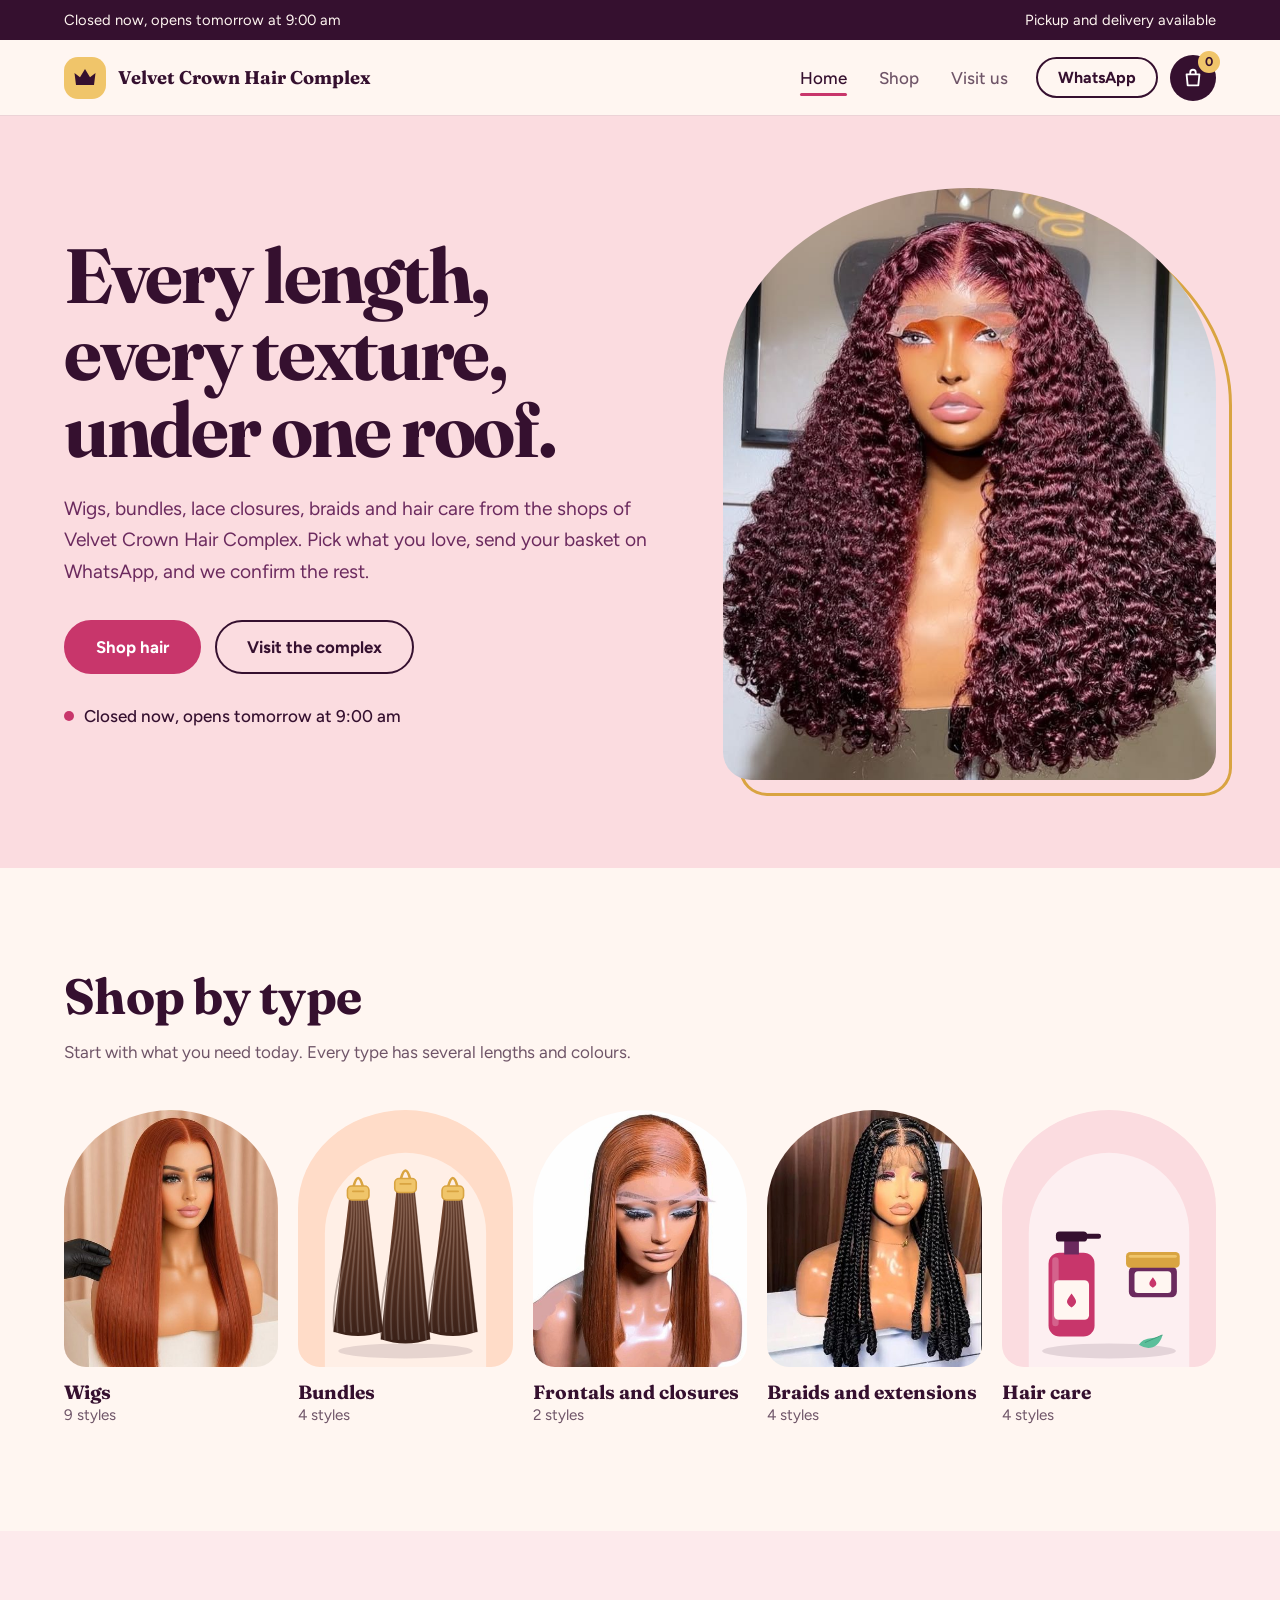
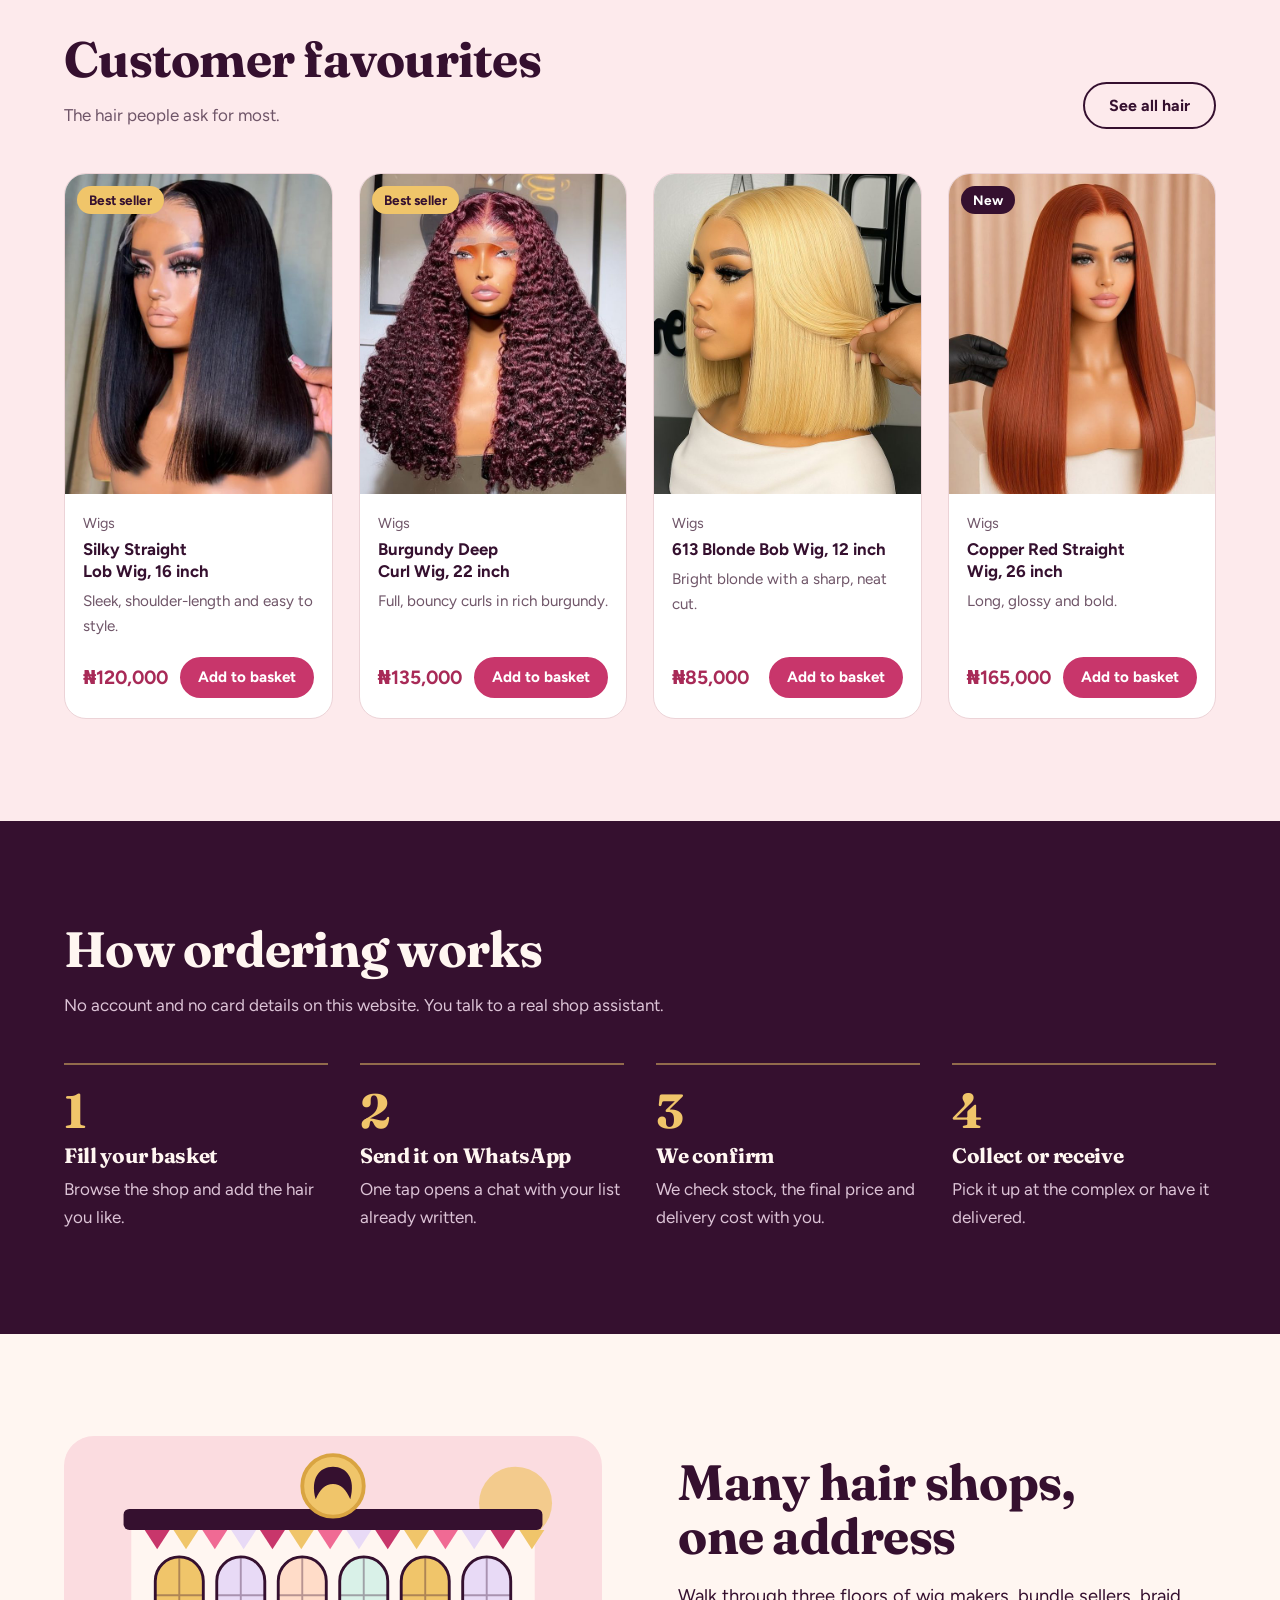
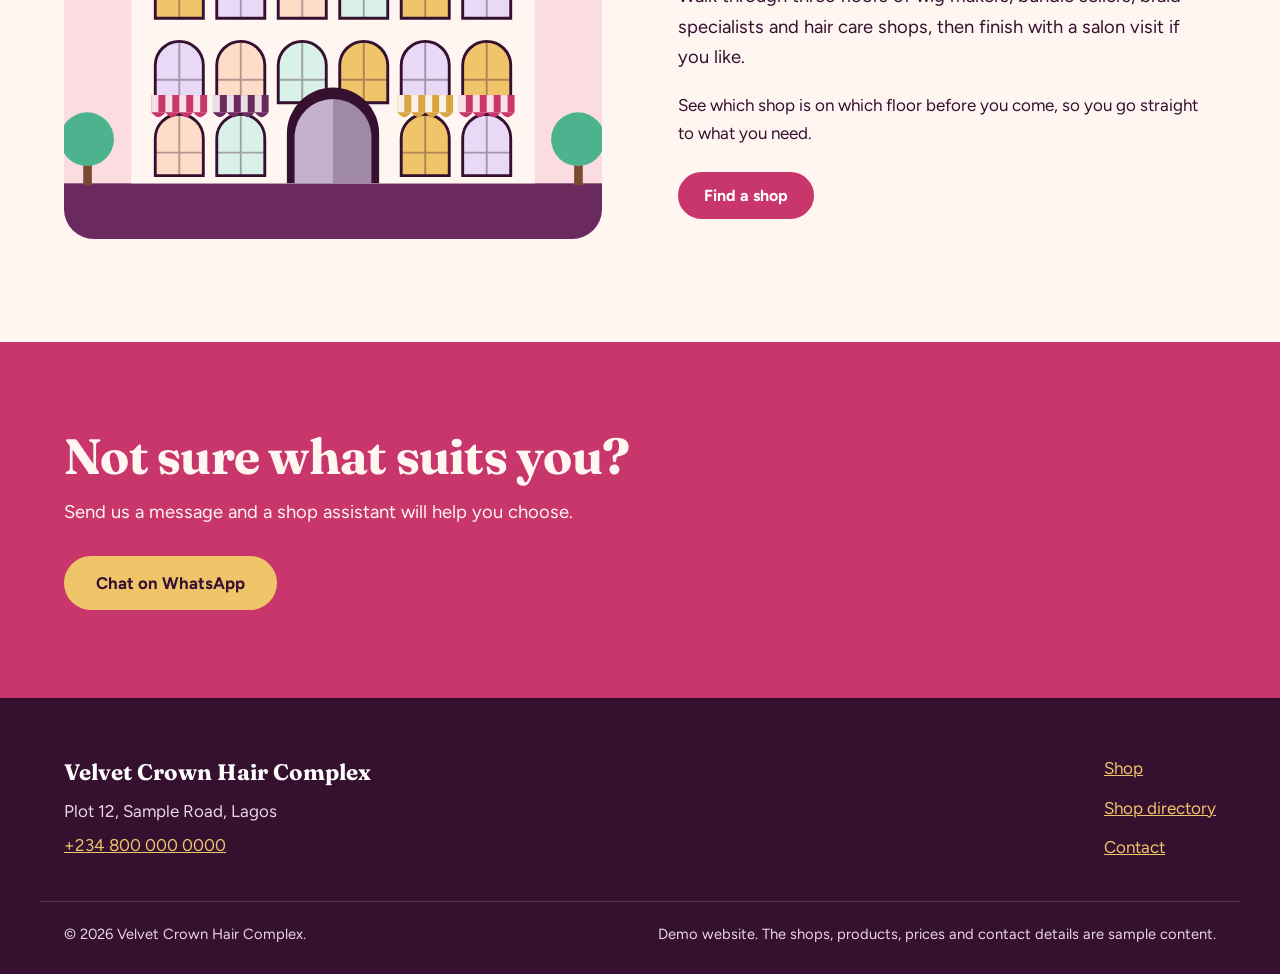
<file: index.html>
<!DOCTYPE html>
<html lang="en">
<head>
<meta charset="UTF-8" />
<meta name="viewport" content="width=device-width, initial-scale=1.0" />
<title>Velvet Crown Hair Complex | Wigs, bundles, closures and braids</title>
<meta name="description" content="Wigs, bundles, lace closures, braids and hair care from the shops of Velvet Crown Hair Complex. Choose online and send your order on WhatsApp." />
<meta name="theme-color" content="#35102F" />
<link rel="icon" href="data:image/svg+xml,%3Csvg xmlns='http://www.w3.org/2000/svg' viewBox='0 0 40 40'%3E%3Crect width='40' height='40' rx='12' fill='%23F0C56A'/%3E%3Cpath d='M8 29h24l2-15-8 6-6-10-6 10-8-6z' fill='%2335102F'/%3E%3C/svg%3E" />
<link rel="preconnect" href="https://fonts.googleapis.com" />
<link rel="preconnect" href="https://fonts.gstatic.com" crossorigin />
<link href="https://fonts.googleapis.com/css2?family=Fraunces:opsz,wght@9..144,600;9..144,700&family=Figtree:wght@400;500;700&display=swap" rel="stylesheet" />
<link rel="stylesheet" href="style.css" />
<script>
// If script.js has not started within 2.5 seconds (wrong file name or folder), show a warning.
setTimeout(function () {
  if (document.documentElement.hasAttribute("data-ready")) return;
  var warning = document.getElementById("script-warning");
  if (warning) warning.hidden = false;
  console.error("script.js did not load. Check that the file is named exactly script.js and sits in the same folder as the pages.");
}, 2500);
</script>
<script src="script.js" defer></script>
</head>
<body>
<div class="script-warning" id="script-warning" role="alert" hidden>The shop, basket and menu are switched off because <strong>script.js</strong> did not load. Check that the file is named exactly <strong>script.js</strong> and is in the same folder as the pages.</div>
<a class="skip-link" href="#main">Skip to main content</a>

<div class="topbar"><div class="container topbar-inner"><p data-open-status>Opening hours</p><p data-bind="topbarNote">Pickup and delivery available</p></div></div>

<header class="site-header" id="site-header">
  <div class="container header-inner">
    <a class="logo" href="index.html" aria-label="Home">
      <span class="logo-mark" aria-hidden="true"><svg viewBox="0 0 24 24"><path d="M3 19h18l1.5-12-5.5 4.2L12 3 7 11.200 1.500 7z" fill="currentColor"/></svg></span>
      <span class="logo-name" data-bind="name">Velvet Crown Hair Complex</span>
    </a>
    <nav class="nav" id="primary-nav" aria-label="Main">
      <ul class="nav-list">
        <li><a class="nav-link" href="index.html" aria-current="page">Home</a></li>
        <li><a class="nav-link" href="shop.html">Shop</a></li>
        <li><a class="nav-link" href="visit.html">Visit us</a></li>
      </ul>
    </nav>
    <div class="header-tools">
      <a class="btn btn-outline header-wa" data-href="whatsapp" href="visit.html#contact" target="_blank" rel="noopener noreferrer">WhatsApp<span class="sr-only"> (opens in a new tab)</span></a>
      <button class="basket-btn" type="button" data-open-basket aria-label="Open basket">
        <svg viewBox="0 0 24 24" aria-hidden="true"><path d="M5 8h14l-1.200 12H6.200zM9 8V6a3 3 0 0 1 6 0v2" fill="none" stroke="currentColor" stroke-width="2" stroke-linecap="round" stroke-linejoin="round"/></svg>
        <span class="basket-count" data-basket-count>0</span>
      </button>
      <button class="menu-toggle" type="button" id="menu-toggle" aria-expanded="false" aria-controls="primary-nav" aria-label="Open menu"><span class="menu-lines" aria-hidden="true"></span></button>
    </div>
  </div>
</header>

<main id="main">

  <section class="hero">
    <div class="container hero-grid">
      <div class="hero-copy">
        <h1>Every length, every texture, under one roof.</h1>
        <p class="lead">Wigs, bundles, lace closures, braids and hair care from the shops of <span data-bind="name">Velvet Crown Hair Complex</span>. Pick what you love, send your basket on WhatsApp, and we confirm the rest.</p>
        <div class="hero-actions">
          <a class="btn btn-primary btn-lg" href="shop.html">Shop hair</a>
          <a class="btn btn-outline btn-lg" href="visit.html">Visit the complex</a>
        </div>
        <p class="hero-status" data-open-status>Opening hours</p>
      </div>
      <div class="hero-art">
        <img src="images/hero.jpg" width="736" height="883" alt="A display head wearing a long, full burgundy curly wig" />
      </div>
    </div>
  </section>

  <section class="section" aria-labelledby="cats-title">
    <div class="container">
      <div class="section-head">
        <h2 id="cats-title">Shop by type</h2>
        <p>Start with what you need today. Every type has several lengths and colours.</p>
      </div>
      <ul class="cats" id="category-cards"></ul>
    </div>
  </section>

  <section class="section section--blush" aria-labelledby="best-title">
    <div class="container">
      <div class="section-head section-head--row">
        <div>
          <h2 id="best-title">Customer favourites</h2>
          <p>The hair people ask for most.</p>
        </div>
        <a class="btn btn-outline" href="shop.html">See all hair</a>
      </div>
      <div class="grid" id="featured"></div>
    </div>
  </section>

  <section class="section section--dark" aria-labelledby="how-title">
    <div class="container">
      <div class="section-head">
        <h2 id="how-title">How ordering works</h2>
        <p>No account and no card details on this website. You talk to a real shop assistant.</p>
      </div>
      <ol class="steps">
        <li><span class="step-no">1</span><h3>Fill your basket</h3><p>Browse the shop and add the hair you like.</p></li>
        <li><span class="step-no">2</span><h3>Send it on WhatsApp</h3><p>One tap opens a chat with your list already written.</p></li>
        <li><span class="step-no">3</span><h3>We confirm</h3><p>We check stock, the final price and delivery cost with you.</p></li>
        <li><span class="step-no">4</span><h3>Collect or receive</h3><p>Pick it up at the complex or have it delivered.</p></li>
      </ol>
    </div>
  </section>

  <section class="section" aria-labelledby="complex-title">
    <div class="container split">
      <div class="split-art"><img src="images/complex.svg" width="560" height="420" loading="lazy" alt="Cartoon of the hair complex: a three-storey building with arched windows, striped awnings and bunting" /></div>
      <div>
        <h2 id="complex-title">Many hair shops, one address</h2>
        <p class="body-lg">Walk through three floors of wig makers, bundle sellers, braid specialists and hair care shops, then finish with a salon visit if you like.</p>
        <p>See which shop is on which floor before you come, so you go straight to what you need.</p>
        <a class="btn btn-primary" href="visit.html#directory">Find a shop</a>
      </div>
    </div>
  </section>

  <section class="cta-band" aria-labelledby="cta-title">
    <div class="container cta-inner">
      <h2 id="cta-title">Not sure what suits you?</h2>
      <p>Send us a message and a shop assistant will help you choose.</p>
      <a class="btn btn-gold btn-lg" data-href="whatsapp" href="visit.html#contact" target="_blank" rel="noopener noreferrer">Chat on WhatsApp<span class="sr-only"> (opens in a new tab)</span></a>
    </div>
  </section>
</main>

<footer class="site-footer">
  <div class="container footer-grid">
    <div>
      <p class="footer-name" data-bind="name">Velvet Crown Hair Complex</p>
      <p data-bind="address">Plot 12, Sample Road, Lagos</p>
      <p><a data-href="tel" href="visit.html#contact" data-bind="phone">+234 800 000 0000</a></p>
    </div>
    <ul class="footer-links">
      <li><a href="shop.html">Shop</a></li>
      <li><a href="visit.html#directory">Shop directory</a></li>
      <li><a href="visit.html#contact">Contact</a></li>
    </ul>
  </div>
  <div class="container footer-base">
    <p>&copy; <span data-year>2026</span> <span data-bind="name">Velvet Crown Hair Complex</span>.</p>
    <p class="sample-note" data-sample-notice>Demo website. The shops, products, prices and contact details are sample content.</p>
  </div>
</footer>

</body>
</html>
</file>
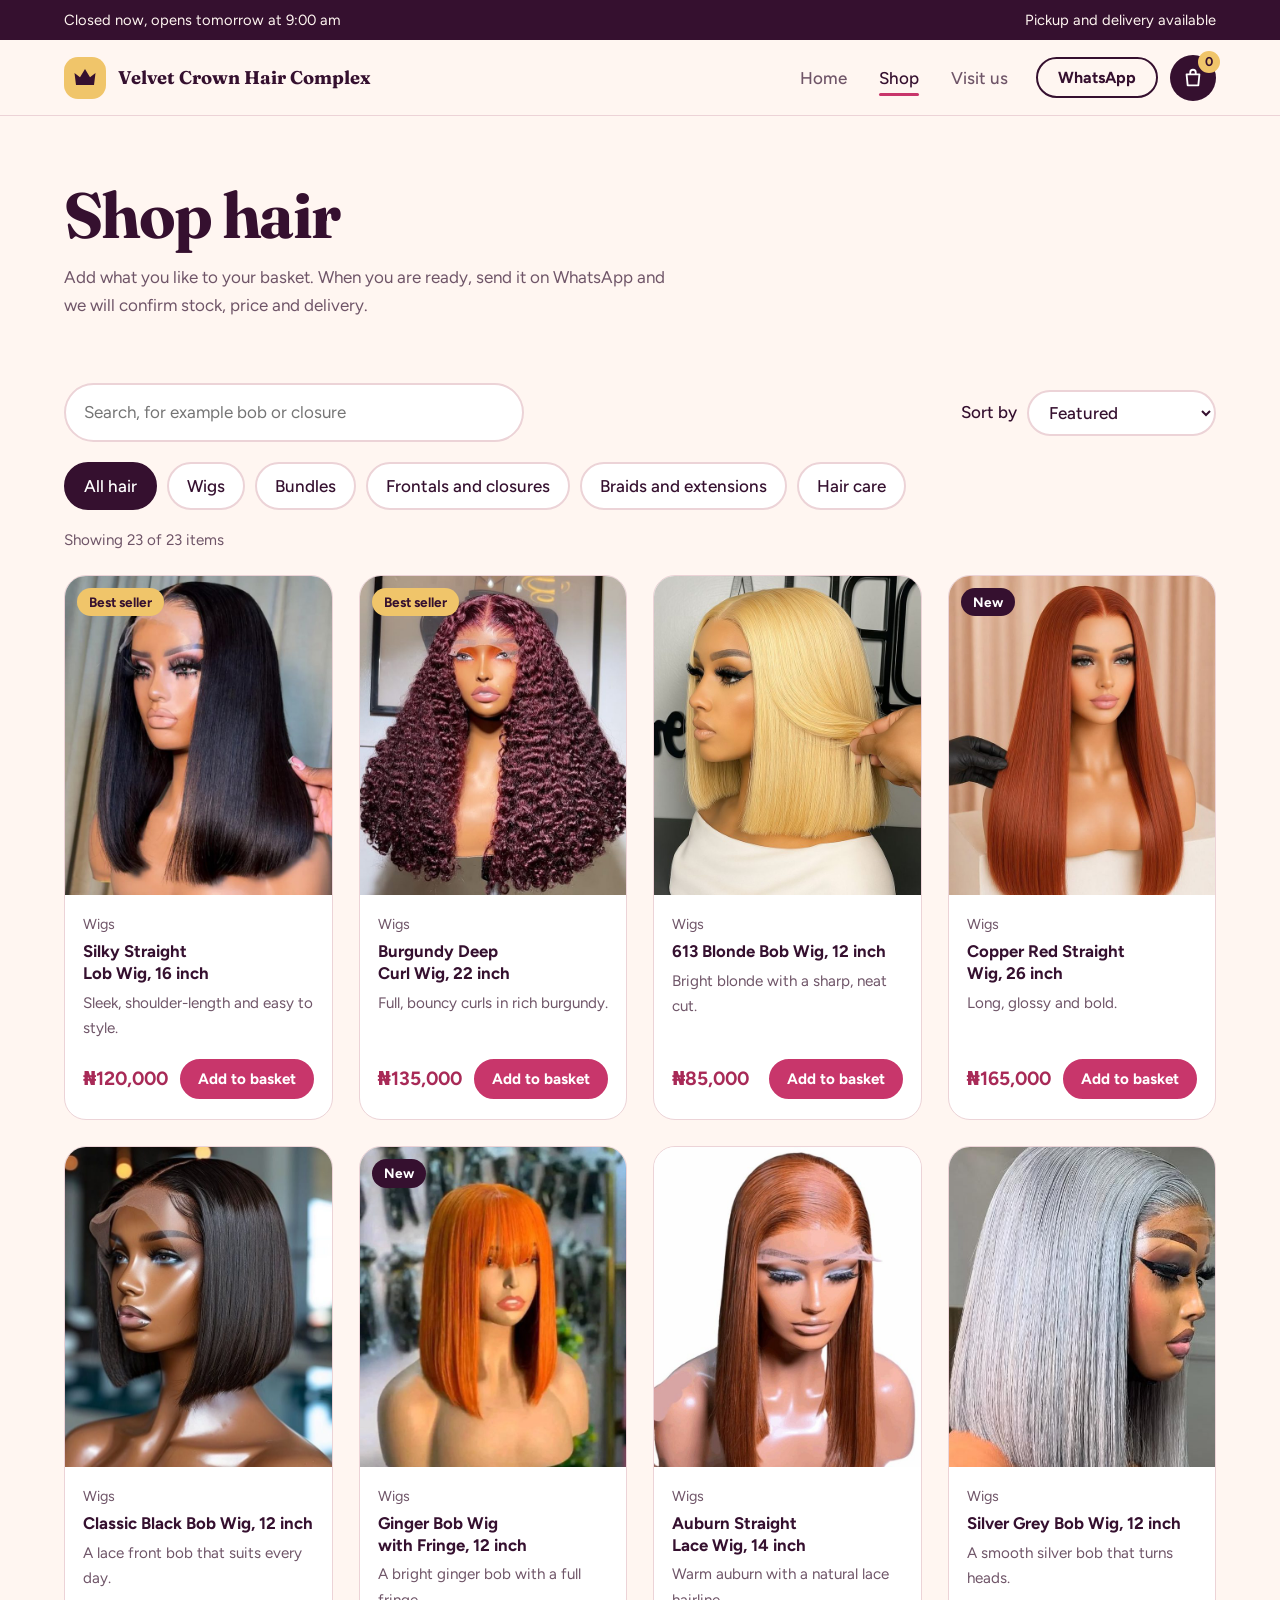
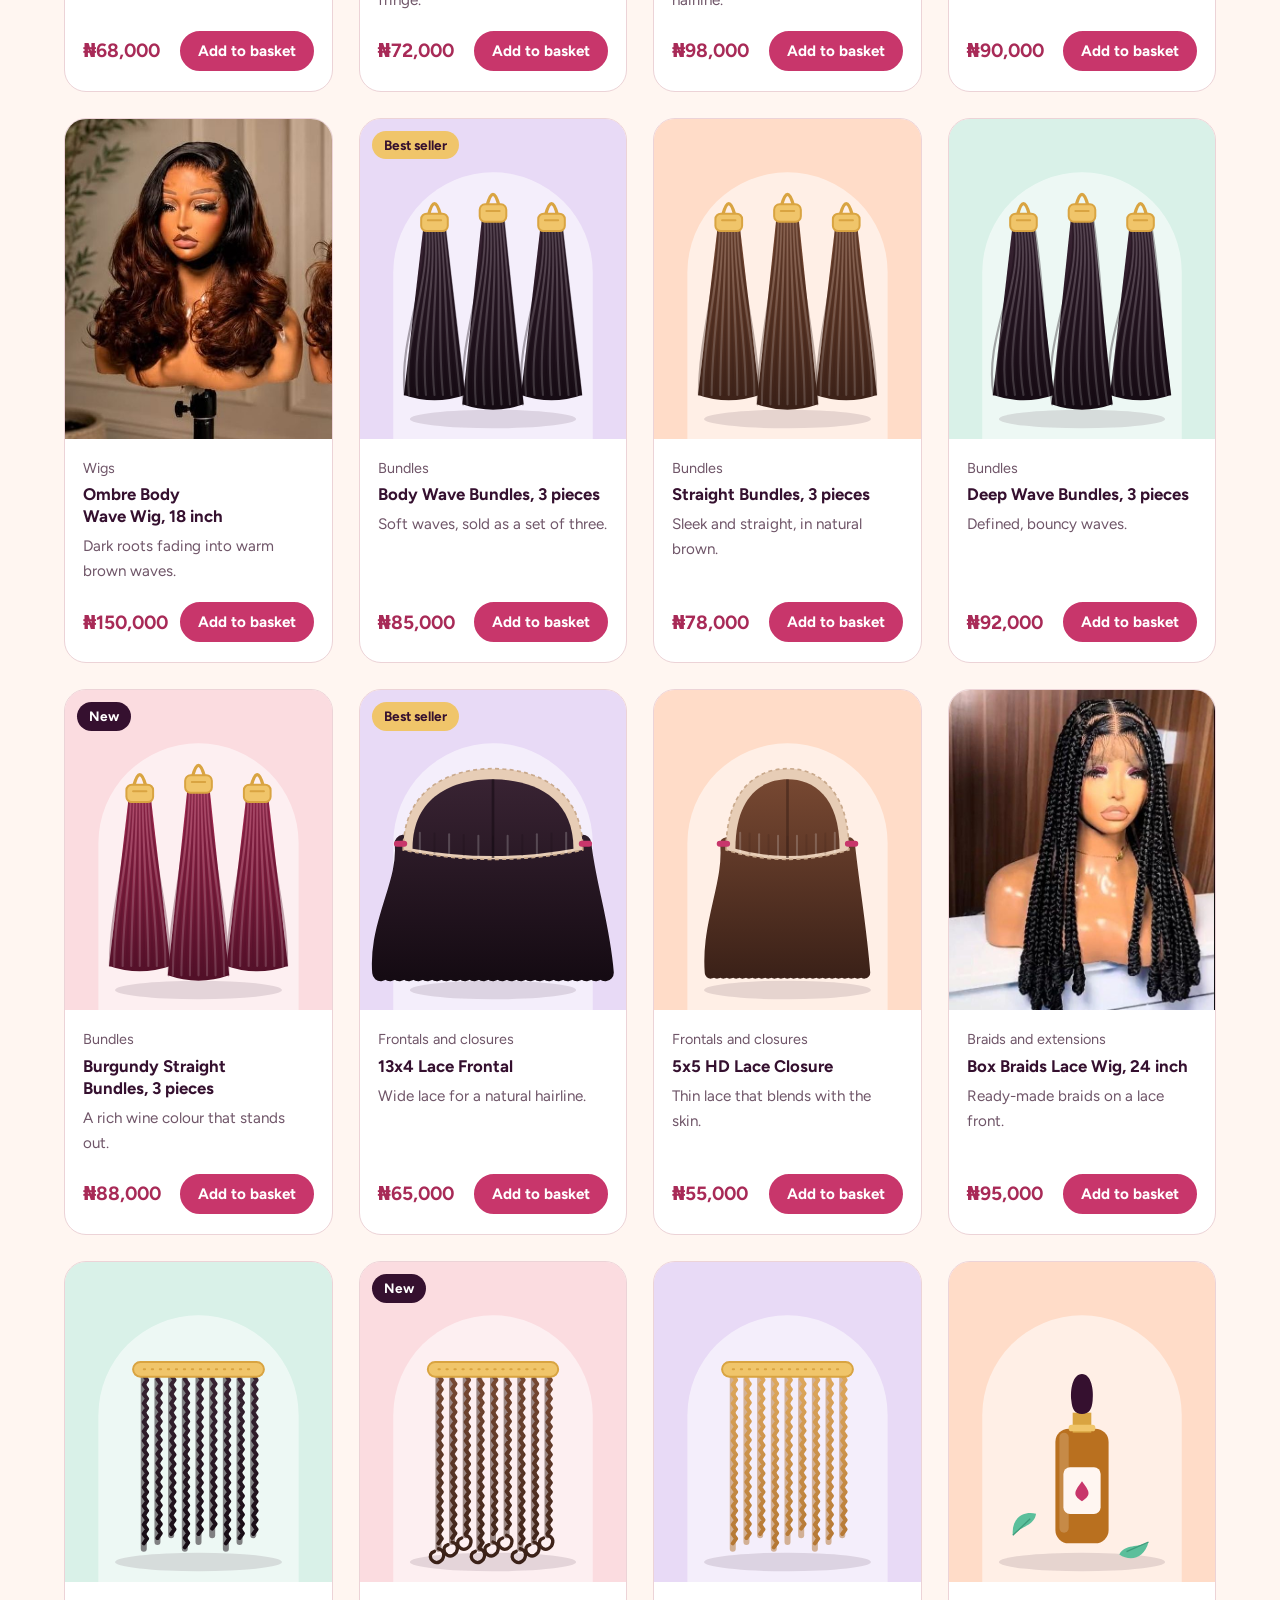
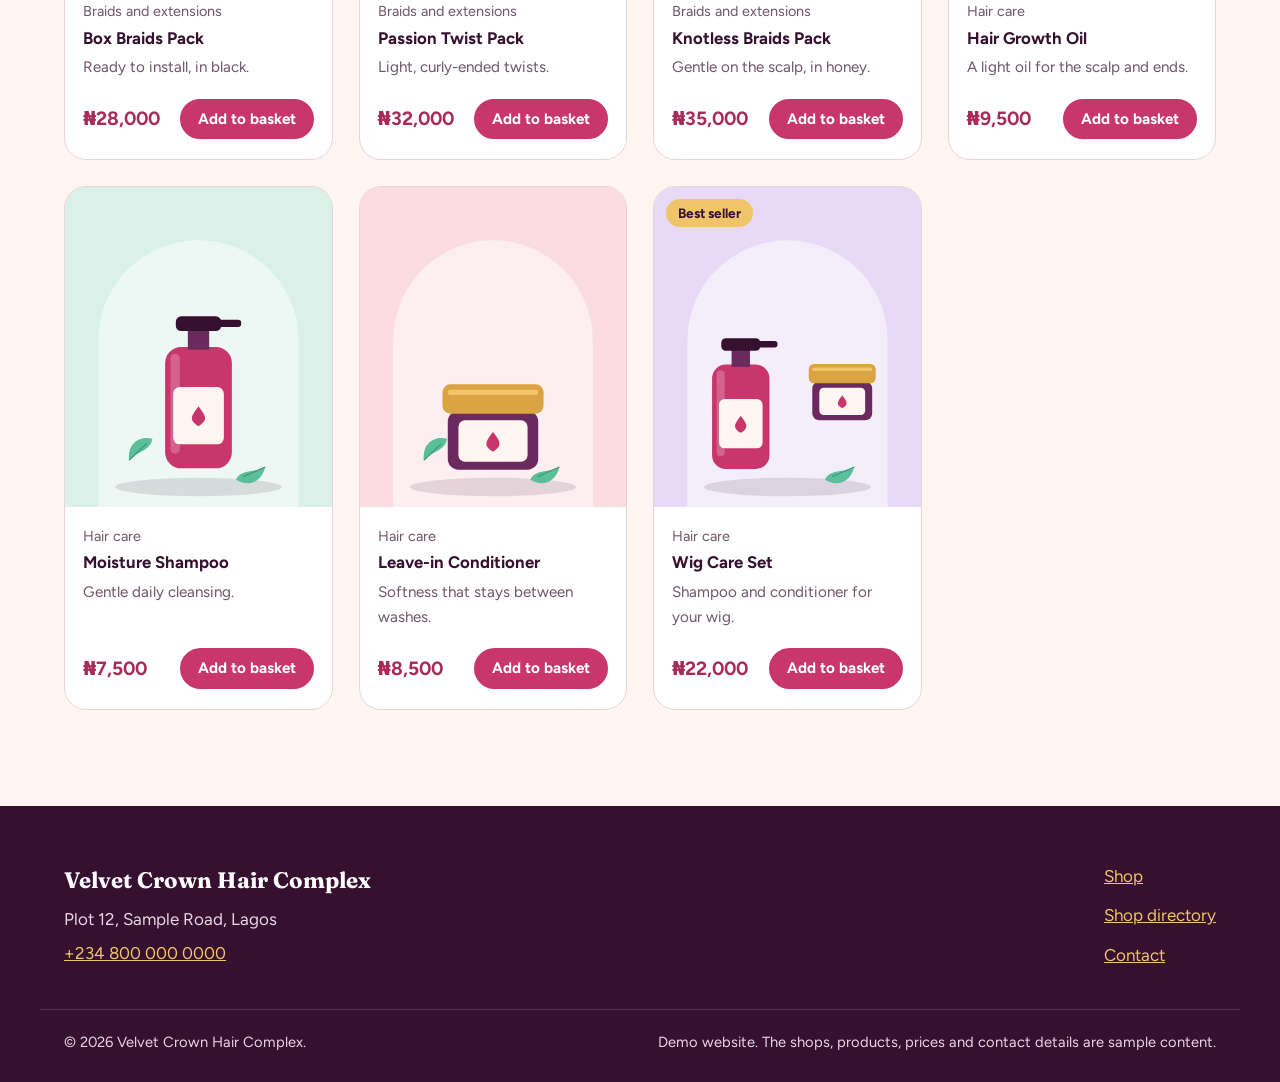
<file: shop.html>
<!DOCTYPE html>
<html lang="en">
<head>
<meta charset="UTF-8" />
<meta name="viewport" content="width=device-width, initial-scale=1.0" />
<title>Shop hair | Velvet Crown Hair Complex</title>
<meta name="description" content="Browse wigs, bundles, lace closures, braids and hair care. Add what you like to your basket and send it on WhatsApp." />
<meta name="theme-color" content="#35102F" />
<link rel="icon" href="data:image/svg+xml,%3Csvg xmlns='http://www.w3.org/2000/svg' viewBox='0 0 40 40'%3E%3Crect width='40' height='40' rx='12' fill='%23F0C56A'/%3E%3Cpath d='M8 29h24l2-15-8 6-6-10-6 10-8-6z' fill='%2335102F'/%3E%3C/svg%3E" />
<link rel="preconnect" href="https://fonts.googleapis.com" />
<link rel="preconnect" href="https://fonts.gstatic.com" crossorigin />
<link href="https://fonts.googleapis.com/css2?family=Fraunces:opsz,wght@9..144,600;9..144,700&family=Figtree:wght@400;500;700&display=swap" rel="stylesheet" />
<link rel="stylesheet" href="style.css" />
<script>
setTimeout(function () {
  if (document.documentElement.hasAttribute("data-ready")) return;
  var warning = document.getElementById("script-warning");
  if (warning) warning.hidden = false;
  console.error("script.js did not load. Check that the file is named exactly script.js and sits in the same folder as the pages.");
}, 2500);
</script>
<script src="script.js" defer></script>
</head>
<body>
<div class="script-warning" id="script-warning" role="alert" hidden>The shop, basket and menu are switched off because <strong>script.js</strong> did not load. Check that the file is named exactly <strong>script.js</strong> and is in the same folder as the pages.</div>
<a class="skip-link" href="#main">Skip to main content</a>

<div class="topbar"><div class="container topbar-inner"><p data-open-status>Opening hours</p><p data-bind="topbarNote">Pickup and delivery available</p></div></div>

<header class="site-header" id="site-header">
  <div class="container header-inner">
    <a class="logo" href="index.html" aria-label="Home">
      <span class="logo-mark" aria-hidden="true"><svg viewBox="0 0 24 24"><path d="M3 19h18l1.5-12-5.5 4.2L12 3 7 11.200 1.500 7z" fill="currentColor"/></svg></span>
      <span class="logo-name" data-bind="name">Velvet Crown Hair Complex</span>
    </a>
    <nav class="nav" id="primary-nav" aria-label="Main">
      <ul class="nav-list">
        <li><a class="nav-link" href="index.html">Home</a></li>
        <li><a class="nav-link" href="shop.html" aria-current="page">Shop</a></li>
        <li><a class="nav-link" href="visit.html">Visit us</a></li>
      </ul>
    </nav>
    <div class="header-tools">
      <a class="btn btn-outline header-wa" data-href="whatsapp" href="visit.html#contact" target="_blank" rel="noopener noreferrer">WhatsApp<span class="sr-only"> (opens in a new tab)</span></a>
      <button class="basket-btn" type="button" data-open-basket aria-label="Open basket">
        <svg viewBox="0 0 24 24" aria-hidden="true"><path d="M5 8h14l-1.200 12H6.200zM9 8V6a3 3 0 0 1 6 0v2" fill="none" stroke="currentColor" stroke-width="2" stroke-linecap="round" stroke-linejoin="round"/></svg>
        <span class="basket-count" data-basket-count>0</span>
      </button>
      <button class="menu-toggle" type="button" id="menu-toggle" aria-expanded="false" aria-controls="primary-nav" aria-label="Open menu"><span class="menu-lines" aria-hidden="true"></span></button>
    </div>
  </div>
</header>

<main id="main">
  <section class="page-head">
    <div class="container">
      <h1>Shop hair</h1>
      <p>Add what you like to your basket. When you are ready, send it on WhatsApp and we will confirm stock, price and delivery.</p>
    </div>
  </section>

  <section class="section section--tight" aria-label="Products">
    <div class="container">
      <div class="toolbar">
        <div class="search">
          <label for="search" class="sr-only">Search hair</label>
          <input id="search" type="search" placeholder="Search, for example bob or closure" autocomplete="off" />
        </div>
        <div class="sort">
          <label for="sort">Sort by</label>
          <select id="sort">
            <option value="featured">Featured</option>
            <option value="low">Price, low to high</option>
            <option value="high">Price, high to low</option>
          </select>
        </div>
      </div>
      <div class="chips-row" id="category-chips" role="group" aria-label="Filter by type"></div>
      <p class="result-count" id="result-count" role="status" aria-live="polite"></p>
      <div class="grid" id="product-grid"></div>
      <div class="empty" id="empty" hidden>
        <h2>No hair matches that</h2>
        <p>Try another word or choose a different type.</p>
        <button class="btn btn-primary" type="button" id="clear-filters">Show all hair</button>
      </div>
    </div>
  </section>
</main>

<footer class="site-footer">
  <div class="container footer-grid">
    <div>
      <p class="footer-name" data-bind="name">Velvet Crown Hair Complex</p>
      <p data-bind="address">Plot 12, Sample Road, Lagos</p>
      <p><a data-href="tel" href="visit.html#contact" data-bind="phone">+234 800 000 0000</a></p>
    </div>
    <ul class="footer-links">
      <li><a href="shop.html">Shop</a></li>
      <li><a href="visit.html#directory">Shop directory</a></li>
      <li><a href="visit.html#contact">Contact</a></li>
    </ul>
  </div>
  <div class="container footer-base">
    <p>&copy; <span data-year>2026</span> <span data-bind="name">Velvet Crown Hair Complex</span>.</p>
    <p class="sample-note" data-sample-notice>Demo website. The shops, products, prices and contact details are sample content.</p>
  </div>
</footer>

</body>
</html>
</file>
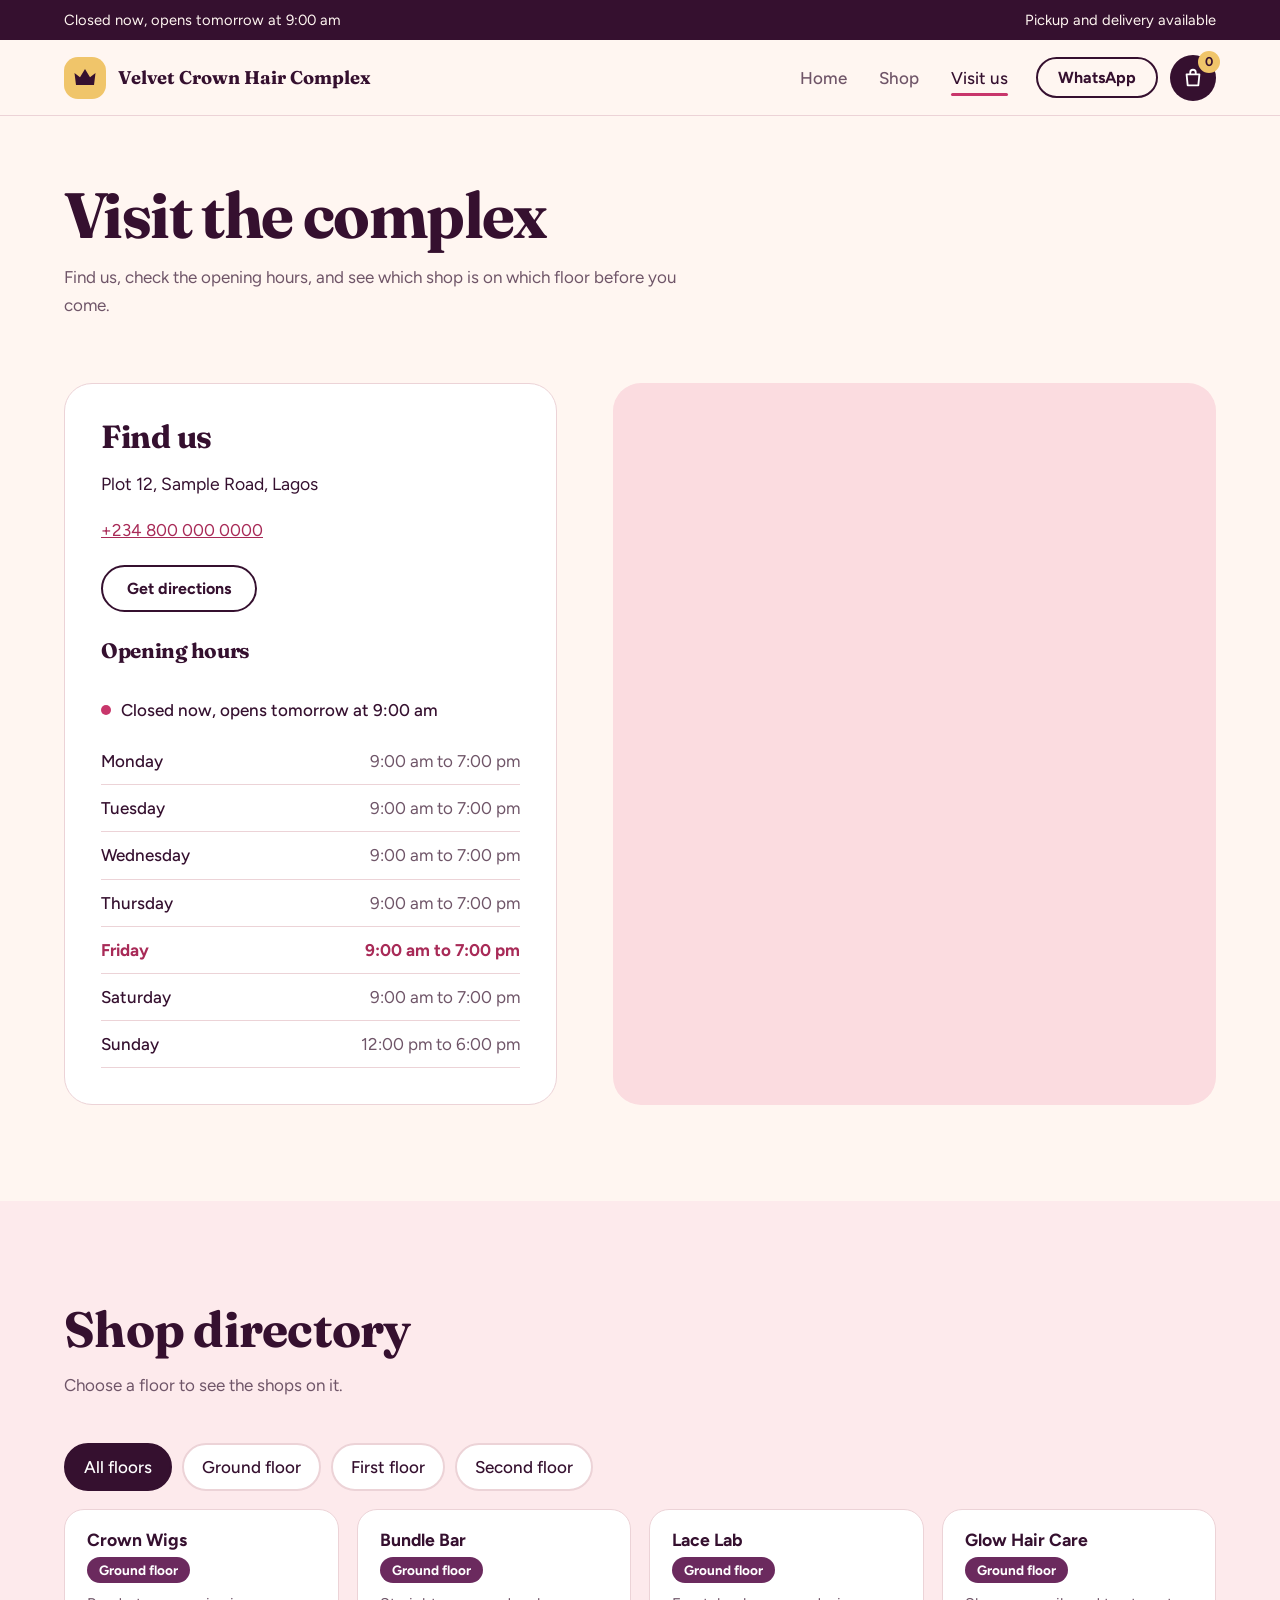
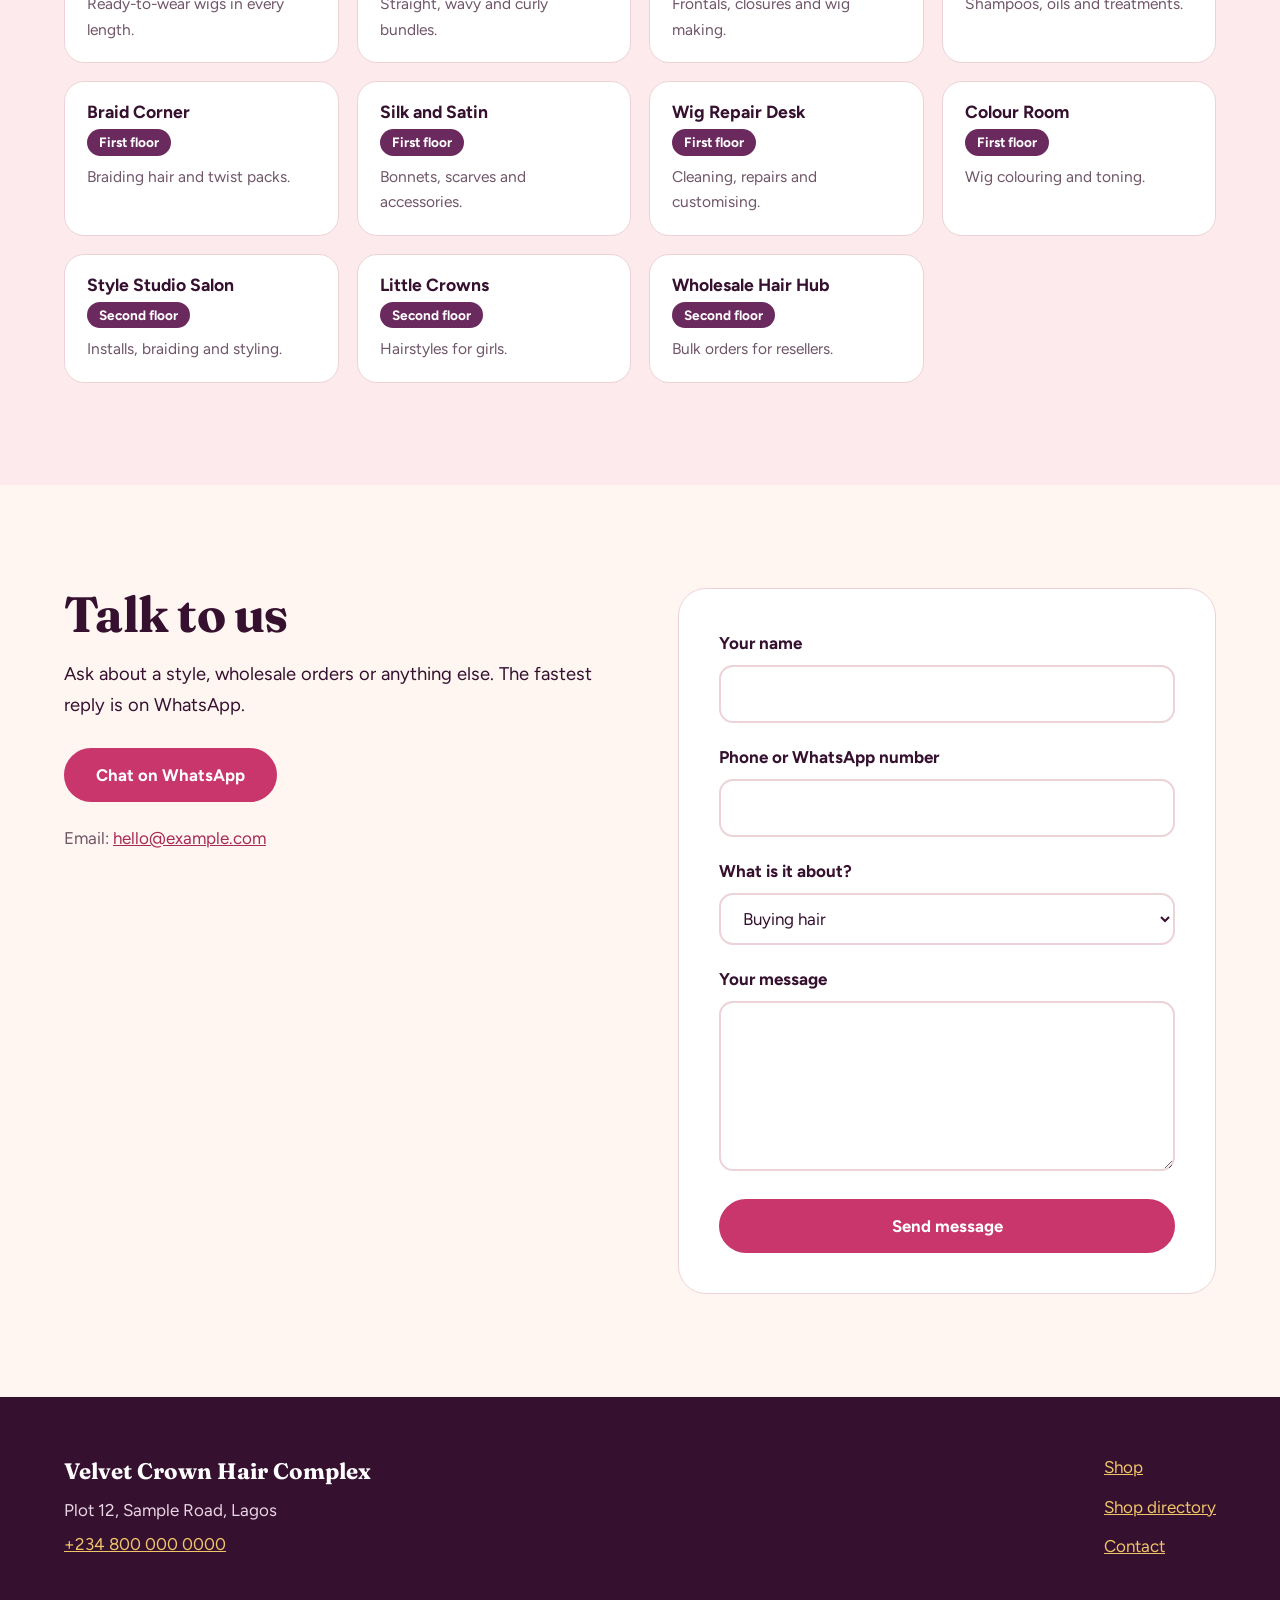
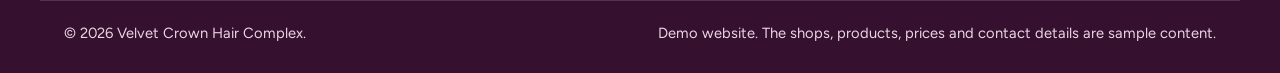
<file: visit.html>
<!DOCTYPE html>
<html lang="en">
<head>
<meta charset="UTF-8" />
<meta name="viewport" content="width=device-width, initial-scale=1.0" />
<title>Visit us | Velvet Crown Hair Complex</title>
<meta name="description" content="Opening hours, address, map, the shop directory by floor, and a contact form for Velvet Crown Hair Complex." />
<meta name="theme-color" content="#35102F" />
<link rel="icon" href="data:image/svg+xml,%3Csvg xmlns='http://www.w3.org/2000/svg' viewBox='0 0 40 40'%3E%3Crect width='40' height='40' rx='12' fill='%23F0C56A'/%3E%3Cpath d='M8 29h24l2-15-8 6-6-10-6 10-8-6z' fill='%2335102F'/%3E%3C/svg%3E" />
<link rel="preconnect" href="https://fonts.googleapis.com" />
<link rel="preconnect" href="https://fonts.gstatic.com" crossorigin />
<link href="https://fonts.googleapis.com/css2?family=Fraunces:opsz,wght@9..144,600;9..144,700&family=Figtree:wght@400;500;700&display=swap" rel="stylesheet" />
<link rel="stylesheet" href="style.css" />
<script>
setTimeout(function () {
  if (document.documentElement.hasAttribute("data-ready")) return;
  var warning = document.getElementById("script-warning");
  if (warning) warning.hidden = false;
  console.error("script.js did not load. Check that the file is named exactly script.js and sits in the same folder as the pages.");
}, 2500);
</script>
<script src="script.js" defer></script>
</head>
<body>
<div class="script-warning" id="script-warning" role="alert" hidden>The shop, basket and menu are switched off because <strong>script.js</strong> did not load. Check that the file is named exactly <strong>script.js</strong> and is in the same folder as the pages.</div>
<a class="skip-link" href="#main">Skip to main content</a>

<div class="topbar"><div class="container topbar-inner"><p data-open-status>Opening hours</p><p data-bind="topbarNote">Pickup and delivery available</p></div></div>

<header class="site-header" id="site-header">
  <div class="container header-inner">
    <a class="logo" href="index.html" aria-label="Home">
      <span class="logo-mark" aria-hidden="true"><svg viewBox="0 0 24 24"><path d="M3 19h18l1.5-12-5.5 4.2L12 3 7 11.200 1.500 7z" fill="currentColor"/></svg></span>
      <span class="logo-name" data-bind="name">Velvet Crown Hair Complex</span>
    </a>
    <nav class="nav" id="primary-nav" aria-label="Main">
      <ul class="nav-list">
        <li><a class="nav-link" href="index.html">Home</a></li>
        <li><a class="nav-link" href="shop.html">Shop</a></li>
        <li><a class="nav-link" href="visit.html" aria-current="page">Visit us</a></li>
      </ul>
    </nav>
    <div class="header-tools">
      <a class="btn btn-outline header-wa" data-href="whatsapp" href="#contact" target="_blank" rel="noopener noreferrer">WhatsApp<span class="sr-only"> (opens in a new tab)</span></a>
      <button class="basket-btn" type="button" data-open-basket aria-label="Open basket">
        <svg viewBox="0 0 24 24" aria-hidden="true"><path d="M5 8h14l-1.200 12H6.200zM9 8V6a3 3 0 0 1 6 0v2" fill="none" stroke="currentColor" stroke-width="2" stroke-linecap="round" stroke-linejoin="round"/></svg>
        <span class="basket-count" data-basket-count>0</span>
      </button>
      <button class="menu-toggle" type="button" id="menu-toggle" aria-expanded="false" aria-controls="primary-nav" aria-label="Open menu"><span class="menu-lines" aria-hidden="true"></span></button>
    </div>
  </div>
</header>

<main id="main">
  <section class="page-head">
    <div class="container">
      <h1>Visit the complex</h1>
      <p>Find us, check the opening hours, and see which shop is on which floor before you come.</p>
    </div>
  </section>

  <section class="section section--tight" aria-labelledby="find-title">
    <div class="container find-grid">
      <div class="info-card">
        <h2 id="find-title">Find us</h2>
        <p class="address" data-bind="address">Plot 12, Sample Road, Lagos</p>
        <p><a data-href="tel" href="#contact" data-bind="phone">+234 800 000 0000</a></p>
        <a class="btn btn-outline" id="directions" href="#map" target="_blank" rel="noopener noreferrer">Get directions<span class="sr-only"> (opens in a new tab)</span></a>
        <h3>Opening hours</h3>
        <p class="hero-status" data-open-status>Opening hours</p>
        <dl class="hours" id="hours"></dl>
      </div>
      <div class="map" id="map"></div>
    </div>
  </section>

  <section class="section section--blush" id="directory" aria-labelledby="dir-title">
    <div class="container">
      <div class="section-head">
        <h2 id="dir-title">Shop directory</h2>
        <p>Choose a floor to see the shops on it.</p>
      </div>
      <div class="chips-row" id="floor-chips" role="group" aria-label="Filter by floor"></div>
      <ul class="shops" id="shop-list"></ul>
    </div>
  </section>

  <section class="section" id="contact" aria-labelledby="contact-title">
    <div class="container contact-grid">
      <div>
        <h2 id="contact-title">Talk to us</h2>
        <p class="body-lg">Ask about a style, wholesale orders or anything else. The fastest reply is on WhatsApp.</p>
        <div class="contact-actions">
          <a class="btn btn-primary btn-lg" data-href="whatsapp" href="#contact" target="_blank" rel="noopener noreferrer">Chat on WhatsApp<span class="sr-only"> (opens in a new tab)</span></a>
        </div>
        <p class="contact-line">Email: <a data-bind="email" data-href="mailto:email" href="#contact">hello@example.com</a></p>
      </div>

      <div class="form-card">
        <div class="form-result" id="contact-result" hidden tabindex="-1"></div>
        <form id="contact-form" novalidate aria-label="Contact form">
          <div class="field" data-field="name">
            <label for="f-name">Your name</label>
            <input id="f-name" name="name" type="text" autocomplete="name" required aria-describedby="f-name-error" />
            <p class="field-error" id="f-name-error"></p>
          </div>
          <div class="field" data-field="phone">
            <label for="f-phone">Phone or WhatsApp number</label>
            <input id="f-phone" name="phone" type="tel" autocomplete="tel" required aria-describedby="f-phone-error" />
            <p class="field-error" id="f-phone-error"></p>
          </div>
          <div class="field" data-field="topic">
            <label for="f-topic">What is it about?</label>
            <select id="f-topic" name="topic">
              <option>Buying hair</option>
              <option>Wholesale orders</option>
              <option>Something else</option>
            </select>
          </div>
          <div class="field" data-field="message">
            <label for="f-message">Your message</label>
            <textarea id="f-message" name="message" rows="5" maxlength="1500" required aria-describedby="f-message-error"></textarea>
            <p class="field-error" id="f-message-error"></p>
          </div>
          <div class="hp" aria-hidden="true"><label>Leave this field empty<input type="text" name="company" tabindex="-1" autocomplete="off" /></label></div>
          <button class="btn btn-primary btn-lg submit" type="submit"><span class="btn-label">Send message</span><span class="spinner" aria-hidden="true"></span></button>
        </form>
      </div>
    </div>
  </section>
</main>

<footer class="site-footer">
  <div class="container footer-grid">
    <div>
      <p class="footer-name" data-bind="name">Velvet Crown Hair Complex</p>
      <p data-bind="address">Plot 12, Sample Road, Lagos</p>
      <p><a data-href="tel" href="#contact" data-bind="phone">+234 800 000 0000</a></p>
    </div>
    <ul class="footer-links">
      <li><a href="shop.html">Shop</a></li>
      <li><a href="visit.html#directory">Shop directory</a></li>
      <li><a href="visit.html#contact">Contact</a></li>
    </ul>
  </div>
  <div class="container footer-base">
    <p>&copy; <span data-year>2026</span> <span data-bind="name">Velvet Crown Hair Complex</span>.</p>
    <p class="sample-note" data-sample-notice>Demo website. The shops, products, prices and contact details are sample content.</p>
  </div>
</footer>

</body>
</html>
</file>
<file: style.css>
/* =====================================================================
   Velvet Crown Hair Complex: plum, berry, blush and gold.
   Change the colours here once and every page follows.
   ===================================================================== */
:root {
  --cream: #fff6f1;
  --blush: #fbdce0;
  --blush-soft: #fdeaec;
  --berry: #c8366b;
  --berry-dark: #a82a57;
  --aubergine: #35102f;
  --plum: #6b2a5e;
  --gold: #d9a441;
  --gold-light: #f0c56a;
  --text: #35102f;
  --muted: #6f5568;
  --line: #ecd3d7;
  --white: #ffffff;
  --danger: #b3261e;

  --font-head: "Fraunces", Georgia, "Times New Roman", serif;
  --font-body: "Figtree", system-ui, -apple-system, "Segoe UI", sans-serif;

  --header-h: 76px;
  --radius: 22px;
  --ease: cubic-bezier(0.22, 0.8, 0.3, 1);
}

*,
*::before,
*::after {
  box-sizing: border-box;
}

html {
  scroll-behavior: smooth;
  -webkit-text-size-adjust: 100%;
}

body {
  margin: 0;
  font-family: var(--font-body);
  font-size: 1.0625rem;
  line-height: 1.65;
  color: var(--text);
  background: var(--cream);
  -webkit-font-smoothing: antialiased;
}

h1,
h2,
h3 {
  margin: 0;
  font-family: var(--font-head);
  font-weight: 700;
  line-height: 1.08;
  letter-spacing: -0.015em;
  text-wrap: balance;
}

p {
  margin: 0 0 1em;
}

a {
  color: var(--berry-dark);
}

img {
  display: block;
  max-width: 100%;
  height: auto;
}

ul,
ol,
dl {
  margin: 0;
  padding: 0;
  list-style: none;
}

button,
input,
select,
textarea {
  font: inherit;
  color: inherit;
}

:focus-visible {
  outline: 3px solid var(--berry);
  outline-offset: 3px;
  border-radius: 6px;
}

.container {
  width: 100%;
  max-width: 1200px;
  margin: 0 auto;
  padding: 0 24px;
}

.sr-only {
  position: absolute;
  width: 1px;
  height: 1px;
  margin: -1px;
  padding: 0;
  overflow: hidden;
  clip: rect(0 0 0 0);
  white-space: nowrap;
  border: 0;
}

.skip-link {
  position: absolute;
  left: 16px;
  top: -80px;
  z-index: 300;
  padding: 10px 16px;
  font-weight: 700;
  color: var(--white);
  background: var(--aubergine);
  border-radius: 10px;
}

.skip-link:focus {
  top: 12px;
}

.script-warning {
  padding: 12px 20px;
  font-size: 0.95rem;
  text-align: center;
  color: #4a2f00;
  background: #ffe9b3;
}

.script-warning[hidden] {
  display: none;
}

/* ---------- Buttons ---------- */
.btn {
  display: inline-flex;
  align-items: center;
  justify-content: center;
  gap: 8px;
  padding: 12px 24px;
  font-size: 1rem;
  font-weight: 700;
  line-height: 1.2;
  text-align: center;
  text-decoration: none;
  color: var(--aubergine);
  background: transparent;
  border: 2px solid var(--aubergine);
  border-radius: 999px;
  cursor: pointer;
  transition: transform 0.2s var(--ease), background-color 0.2s, color 0.2s, border-color 0.2s;
}

.btn:hover {
  transform: translateY(-2px);
}

.btn:active {
  transform: translateY(0);
}

.btn-primary {
  color: var(--white);
  background: var(--berry);
  border-color: var(--berry);
}

.btn-primary:hover {
  background: var(--berry-dark);
  border-color: var(--berry-dark);
}

.btn-outline:hover {
  color: var(--white);
  background: var(--aubergine);
}

.btn-gold {
  color: var(--aubergine);
  background: var(--gold-light);
  border-color: var(--gold-light);
}

.btn-gold:hover {
  background: var(--white);
  border-color: var(--white);
}

.btn-lg {
  padding: 15px 30px;
  font-size: 1.05rem;
}

.btn-sm {
  padding: 9px 16px;
  font-size: 0.95rem;
}

.btn[disabled] {
  opacity: 0.7;
  cursor: default;
  transform: none;
}

/* ---------- Top bar and header ---------- */
.topbar {
  font-size: 0.92rem;
  color: var(--cream);
  background: var(--aubergine);
}

.topbar-inner {
  display: flex;
  flex-wrap: wrap;
  justify-content: space-between;
  gap: 4px 24px;
  padding-top: 8px;
  padding-bottom: 8px;
}

.topbar p {
  margin: 0;
}

.site-header {
  position: sticky;
  top: 0;
  z-index: 100;
  height: var(--header-h);
  background: rgba(255, 246, 241, 0.94);
  -webkit-backdrop-filter: blur(12px);
  backdrop-filter: blur(12px);
  border-bottom: 1px solid var(--line);
}

.header-inner {
  display: flex;
  align-items: center;
  gap: 28px;
  height: 100%;
}

.logo {
  display: flex;
  align-items: center;
  gap: 12px;
  font-family: var(--font-head);
  font-size: 1.15rem;
  font-weight: 700;
  line-height: 1.1;
  text-decoration: none;
  color: var(--aubergine);
}

.logo-mark {
  display: grid;
  flex: none;
  place-items: center;
  width: 42px;
  height: 42px;
  color: var(--aubergine);
  background: var(--gold-light);
  border-radius: 14px;
}

.logo-mark svg {
  width: 24px;
  height: 24px;
}

.nav {
  margin-left: auto;
}

.nav-list {
  display: flex;
  gap: 32px;
}

.nav-link {
  position: relative;
  padding: 6px 0;
  font-weight: 500;
  text-decoration: none;
  color: var(--muted);
  transition: color 0.2s;
}

.nav-link:hover,
.nav-link[aria-current="page"] {
  color: var(--aubergine);
}

.nav-link[aria-current="page"]::after {
  content: "";
  position: absolute;
  left: 0;
  right: 0;
  bottom: -2px;
  height: 3px;
  background: var(--berry);
  border-radius: 3px;
}

.header-tools {
  display: flex;
  align-items: center;
  gap: 12px;
}

.header-wa {
  padding: 9px 20px;
}

.basket-btn {
  position: relative;
  display: grid;
  place-items: center;
  width: 46px;
  height: 46px;
  color: var(--white);
  background: var(--aubergine);
  border: 0;
  border-radius: 50%;
  cursor: pointer;
  transition: transform 0.2s var(--ease), background-color 0.2s;
}

.basket-btn:hover {
  background: var(--plum);
  transform: translateY(-2px);
}

.basket-btn svg {
  width: 22px;
  height: 22px;
}

.basket-count {
  position: absolute;
  top: -4px;
  right: -4px;
  min-width: 22px;
  height: 22px;
  padding: 0 6px;
  font-size: 0.8rem;
  font-weight: 700;
  line-height: 22px;
  text-align: center;
  color: var(--aubergine);
  background: var(--gold-light);
  border-radius: 999px;
}

.basket-btn.bump {
  animation: bump 0.4s var(--ease);
}

.menu-toggle {
  display: none;
  width: 46px;
  height: 46px;
  place-items: center;
  background: transparent;
  border: 2px solid var(--line);
  border-radius: 14px;
  cursor: pointer;
}

.menu-lines,
.menu-lines::before,
.menu-lines::after {
  display: block;
  width: 20px;
  height: 2.5px;
  background: var(--aubergine);
  border-radius: 2px;
  transition: transform 0.25s var(--ease), background-color 0.25s;
}

.menu-lines {
  position: relative;
}

.menu-lines::before,
.menu-lines::after {
  content: "";
  position: absolute;
  left: 0;
}

.menu-lines::before {
  top: -7px;
}

.menu-lines::after {
  top: 7px;
}

.menu-open .menu-lines {
  background: transparent;
}

.menu-open .menu-lines::before {
  transform: translateY(7px) rotate(45deg);
}

.menu-open .menu-lines::after {
  transform: translateY(-7px) rotate(-45deg);
}

/* ---------- Hero ---------- */
.hero {
  padding: clamp(40px, 6vw, 72px) 0 clamp(56px, 7vw, 88px);
  overflow: hidden;
  background: var(--blush);
}

.hero-grid {
  display: grid;
  grid-template-columns: minmax(0, 1.1fr) minmax(0, 0.9fr);
  align-items: center;
  gap: 56px;
}

.hero h1 {
  max-width: 14ch;
  font-size: clamp(2.7rem, 6vw, 5rem);
  line-height: 1;
  letter-spacing: -0.03em;
}

.lead {
  max-width: 50ch;
  margin: 24px 0 0;
  font-size: 1.2rem;
  color: var(--plum);
}

.hero-actions {
  display: flex;
  flex-wrap: wrap;
  gap: 14px;
  margin-top: 32px;
}

.hero-status {
  display: inline-flex;
  align-items: center;
  gap: 10px;
  margin: 28px 0 0;
  font-weight: 500;
}

.hero-status::before {
  content: "";
  flex: none;
  width: 10px;
  height: 10px;
  background: #1f9d6b;
  border-radius: 50%;
}

.hero-status.is-closed::before {
  background: var(--berry);
}

.hero-art {
  width: 100%;
  max-width: 500px;
  margin-left: auto;
}

.hero-art {
  position: relative;
}

.hero-art img {
  position: relative;
  z-index: 1;
  width: 100%;
  height: auto;
  aspect-ratio: 5 / 6;
  object-fit: cover;
  border-radius: 50% 50% 28px 28px / 34% 34% 28px 28px;
}

.hero-art::before {
  content: "";
  position: absolute;
  inset: 16px -16px -16px 16px;
  border: 3px solid var(--gold);
  border-radius: 50% 50% 28px 28px / 34% 34% 28px 28px;
}

.hero-copy > * {
  animation: rise 0.8s var(--ease) both;
}

.hero-copy > :nth-child(2) {
  animation-delay: 0.08s;
}

.hero-copy > :nth-child(3) {
  animation-delay: 0.16s;
}

.hero-copy > :nth-child(4) {
  animation-delay: 0.24s;
}

.hero-art {
  animation: rise 0.9s 0.15s var(--ease) both;
}

/* ---------- Sections ---------- */
.section {
  padding: clamp(64px, 8vw, 104px) 0;
}

.section--tight {
  padding: clamp(32px, 5vw, 56px) 0 clamp(64px, 8vw, 96px);
}

.section--blush {
  background: var(--blush-soft);
}

.section--dark {
  color: var(--cream);
  background: var(--aubergine);
}

.section-head {
  max-width: 58ch;
  margin-bottom: 44px;
}

.section-head--row {
  display: flex;
  flex-wrap: wrap;
  align-items: flex-end;
  justify-content: space-between;
  gap: 20px;
  max-width: none;
}

.section-head h2,
.split h2,
.contact-grid h2,
.cta-inner h2 {
  font-size: clamp(2rem, 4vw, 3.1rem);
}

.section-head p {
  margin: 14px 0 0;
  color: var(--muted);
}

.section--dark .section-head p {
  color: #dcc3d6;
}

.body-lg {
  margin-top: 18px;
  font-size: 1.15rem;
}

.page-head {
  padding: clamp(36px, 5vw, 64px) 0 8px;
}

.page-head h1 {
  font-size: clamp(2.4rem, 5vw, 4rem);
  letter-spacing: -0.025em;
}

.page-head p {
  max-width: 56ch;
  margin: 14px 0 0;
  color: var(--muted);
}

/* ---------- Category cards ---------- */
.cats {
  display: grid;
  grid-template-columns: repeat(5, 1fr);
  gap: 20px;
}

.cat {
  display: block;
  text-decoration: none;
  color: var(--text);
}

.cat-img {
  overflow: hidden;
  border-radius: 50% 50% 22px 22px / 38% 38% 22px 22px;
  transition: transform 0.3s var(--ease);
}

.cat:hover .cat-img {
  transform: translateY(-6px);
}

.cat-name {
  display: block;
  margin-top: 14px;
  font-family: var(--font-head);
  font-size: 1.2rem;
  font-weight: 700;
  line-height: 1.15;
}

.cat-count {
  display: block;
  font-size: 0.95rem;
  color: var(--muted);
}

/* ---------- Product grid and cards ---------- */
.grid {
  display: grid;
  grid-template-columns: repeat(auto-fill, minmax(235px, 1fr));
  gap: 26px;
}

.card {
  display: flex;
  flex-direction: column;
  overflow: hidden;
  background: var(--white);
  border: 1px solid var(--line);
  border-radius: var(--radius);
  transition: transform 0.25s var(--ease), box-shadow 0.25s var(--ease);
}

.card:hover {
  transform: translateY(-4px);
  box-shadow: 0 18px 36px -18px rgba(53, 16, 47, 0.35);
}

.card-img {
  position: relative;
  aspect-ratio: 5 / 6;
  background: var(--blush);
}

.card-img img {
  display: block;
  width: 100%;
  height: 100%;
  object-fit: cover;
}

.pill {
  position: absolute;
  top: 12px;
  left: 12px;
  padding: 3px 12px;
  font-size: 0.85rem;
  font-weight: 700;
  color: var(--aubergine);
  background: var(--gold-light);
  border-radius: 999px;
}

.pill--new {
  color: var(--white);
  background: var(--aubergine);
}

.card-body {
  display: flex;
  flex: 1;
  flex-direction: column;
  gap: 4px;
  padding: 18px 18px 20px;
}

.card-cat {
  margin: 0;
  font-size: 0.9rem;
  color: var(--muted);
}

.card h3 {
  font-family: var(--font-body);
  font-size: 1.05rem;
  font-weight: 700;
  letter-spacing: 0;
  line-height: 1.3;
}

.card-note {
  margin: 2px 0 0;
  font-size: 0.95rem;
  color: var(--muted);
}

.card-foot {
  display: flex;
  flex-wrap: wrap;
  align-items: center;
  justify-content: space-between;
  gap: 10px;
  margin-top: auto;
  padding-top: 14px;
}

.price {
  font-size: 1.2rem;
  font-weight: 700;
  color: var(--berry-dark);
}

/* ---------- Shop toolbar ---------- */
.toolbar {
  display: flex;
  flex-wrap: wrap;
  align-items: center;
  justify-content: space-between;
  gap: 14px 24px;
  margin-bottom: 20px;
}

.search {
  flex: 1 1 280px;
  max-width: 460px;
}

.search input,
.sort select,
.field input[type="text"],
.field input[type="tel"],
.field select,
.field textarea {
  width: 100%;
  padding: 13px 18px;
  color: var(--text);
  background: var(--white);
  border: 2px solid var(--line);
  border-radius: 14px;
  transition: border-color 0.2s, box-shadow 0.2s;
}

.search input {
  border-radius: 999px;
}

.sort {
  display: flex;
  align-items: center;
  gap: 10px;
  font-weight: 500;
}

.sort select {
  width: auto;
  padding: 10px 16px;
  border-radius: 999px;
}

.search input:focus,
.sort select:focus,
.field input:focus,
.field select:focus,
.field textarea:focus {
  outline: none;
  border-color: var(--berry);
  box-shadow: 0 0 0 4px rgba(200, 54, 107, 0.18);
}

.chips-row {
  display: flex;
  flex-wrap: wrap;
  gap: 10px;
  margin-bottom: 18px;
}

.chip {
  padding: 8px 18px;
  font-weight: 500;
  color: var(--aubergine);
  background: var(--white);
  border: 2px solid var(--line);
  border-radius: 999px;
  cursor: pointer;
  transition: background-color 0.2s, color 0.2s, border-color 0.2s;
}

.chip:hover {
  border-color: var(--berry);
}

.chip[aria-pressed="true"] {
  color: var(--white);
  background: var(--aubergine);
  border-color: var(--aubergine);
}

.result-count {
  margin: 0 0 22px;
  font-size: 0.95rem;
  color: var(--muted);
}

.empty {
  max-width: 440px;
  padding: 48px 0;
}

.empty h2 {
  margin-bottom: 10px;
  font-size: 1.8rem;
}

.empty[hidden] {
  display: none;
}

/* ---------- Steps ---------- */
.steps {
  display: grid;
  grid-template-columns: repeat(4, 1fr);
  gap: 32px;
}

.steps li {
  padding-top: 22px;
  border-top: 2px solid rgba(240, 197, 106, 0.5);
}

.step-no {
  display: block;
  margin-bottom: 10px;
  font-family: var(--font-head);
  font-size: 3rem;
  font-weight: 700;
  line-height: 1;
  color: var(--gold-light);
}

.steps h3 {
  margin-bottom: 8px;
  font-size: 1.3rem;
}

.steps p {
  margin: 0;
  color: #dcc3d6;
}

/* ---------- Split / complex ---------- */
.split {
  display: grid;
  grid-template-columns: minmax(0, 1fr) minmax(0, 1fr);
  align-items: center;
  gap: clamp(32px, 6vw, 80px);
}

.split-art {
  overflow: hidden;
  border-radius: 30px;
}

.split p {
  max-width: 52ch;
}

.split .btn {
  margin-top: 8px;
}

.cta-band {
  color: var(--cream);
  background: var(--berry);
}

.cta-inner {
  padding-top: clamp(56px, 7vw, 88px);
  padding-bottom: clamp(56px, 7vw, 88px);
}

.cta-inner p {
  max-width: 44ch;
  margin: 14px 0 28px;
  font-size: 1.15rem;
}

/* ---------- Visit page ---------- */
.find-grid {
  display: grid;
  grid-template-columns: minmax(0, 0.9fr) minmax(0, 1.1fr);
  gap: clamp(28px, 5vw, 56px);
  align-items: stretch;
}

.info-card {
  padding: clamp(24px, 4vw, 36px);
  background: var(--white);
  border: 1px solid var(--line);
  border-radius: 28px;
}

.info-card h2 {
  margin-bottom: 14px;
  font-size: 2rem;
}

.info-card h3 {
  margin: 28px 0 6px;
  font-size: 1.3rem;
}

.address {
  font-size: 1.1rem;
}

.info-card .btn {
  margin-top: 4px;
}

.hours {
  margin-top: 14px;
}

.hours div {
  display: flex;
  justify-content: space-between;
  gap: 16px;
  padding: 9px 0;
  border-bottom: 1px solid var(--line);
}

.hours dt {
  font-weight: 500;
}

.hours dd {
  margin: 0;
  color: var(--muted);
}

.hours .is-today dt,
.hours .is-today dd {
  font-weight: 700;
  color: var(--berry-dark);
}

.map {
  min-height: 360px;
  overflow: hidden;
  background: var(--blush);
  border-radius: 28px;
}

.map iframe {
  display: block;
  width: 100%;
  height: 100%;
  min-height: 360px;
  border: 0;
}

.shops {
  display: grid;
  grid-template-columns: repeat(auto-fill, minmax(260px, 1fr));
  gap: 18px;
}

.shop {
  padding: 20px 22px;
  background: var(--white);
  border: 1px solid var(--line);
  border-radius: 20px;
}

.shop h3 {
  margin-bottom: 6px;
  font-family: var(--font-body);
  font-size: 1.1rem;
  letter-spacing: 0;
}

.shop p {
  margin: 8px 0 0;
  font-size: 0.97rem;
  color: var(--muted);
}

.floor-tag {
  display: inline-block;
  padding: 2px 12px;
  font-size: 0.85rem;
  font-weight: 700;
  color: var(--white);
  background: var(--plum);
  border-radius: 999px;
}

.contact-grid {
  display: grid;
  grid-template-columns: minmax(0, 1fr) minmax(0, 1fr);
  align-items: start;
  gap: clamp(32px, 6vw, 80px);
}

.contact-actions {
  margin-top: 28px;
}

.contact-line {
  margin-top: 22px;
  color: var(--muted);
}

.form-card {
  padding: clamp(24px, 4vw, 40px);
  background: var(--white);
  border: 1px solid var(--line);
  border-radius: 28px;
}

.field {
  margin-bottom: 20px;
}

.field label {
  display: block;
  margin-bottom: 8px;
  font-weight: 700;
}

.field textarea {
  min-height: 130px;
  resize: vertical;
}

.field.is-invalid input,
.field.is-invalid textarea {
  border-color: var(--danger);
}

.field-error {
  margin: 8px 0 0;
  font-size: 0.93rem;
  font-weight: 500;
  color: var(--danger);
}

.field-error:empty {
  display: none;
}

.hp {
  position: absolute;
  left: -9999px;
  width: 1px;
  height: 1px;
  overflow: hidden;
}

.submit {
  width: 100%;
}

.spinner {
  display: none;
  width: 20px;
  height: 20px;
  border: 3px solid rgba(255, 255, 255, 0.4);
  border-top-color: var(--white);
  border-radius: 50%;
  animation: spin 0.7s linear infinite;
}

.is-loading .spinner {
  display: inline-block;
}

.form-result {
  margin-bottom: 22px;
  padding: 18px 20px;
  border: 2px solid;
  border-radius: 16px;
  animation: rise 0.5s var(--ease);
}

.form-result[hidden] {
  display: none;
}

.form-result h3 {
  margin-bottom: 8px;
  font-size: 1.25rem;
}

.form-result p {
  margin: 0 0 10px;
}

.form-result p:last-child {
  margin-bottom: 0;
}

.form-result .btn {
  margin-top: 6px;
}

.form-result.is-success {
  background: #e6f7ee;
  border-color: #1f9d6b;
}

.form-result.is-notice {
  background: #fff3d6;
  border-color: var(--gold);
}

.form-result.is-error {
  background: #fde8e6;
  border-color: var(--danger);
}

/* ---------- Footer ---------- */
.site-footer {
  padding: 56px 0 28px;
  color: #e9d6e4;
  background: var(--aubergine);
}

.site-footer a {
  color: var(--gold-light);
}

.footer-grid {
  display: flex;
  flex-wrap: wrap;
  justify-content: space-between;
  gap: 28px;
}

.footer-name {
  font-family: var(--font-head);
  font-size: 1.4rem;
  font-weight: 700;
  color: var(--white);
}

.footer-grid p {
  margin: 0 0 6px;
}

.footer-links {
  display: grid;
  gap: 8px;
}

.footer-base {
  display: flex;
  flex-wrap: wrap;
  justify-content: space-between;
  gap: 8px 24px;
  margin-top: 36px;
  padding-top: 20px;
  font-size: 0.92rem;
  border-top: 1px solid rgba(255, 255, 255, 0.15);
}

.footer-base p {
  margin: 0;
}

.sample-note[hidden] {
  display: none;
}

/* ---------- Basket drawer ---------- */
.overlay {
  position: fixed;
  inset: 0;
  z-index: 200;
  background: rgba(53, 16, 47, 0.55);
  opacity: 0;
  visibility: hidden;
  transition: opacity 0.25s, visibility 0s 0.25s;
}

.overlay.is-open {
  opacity: 1;
  visibility: visible;
  transition: opacity 0.25s, visibility 0s;
}

.drawer {
  position: fixed;
  top: 0;
  right: 0;
  bottom: 0;
  z-index: 210;
  display: flex;
  flex-direction: column;
  width: min(430px, 100%);
  background: var(--cream);
  box-shadow: -20px 0 50px -20px rgba(53, 16, 47, 0.5);
  transform: translateX(105%);
  visibility: hidden;
  transition: transform 0.35s var(--ease), visibility 0s 0.35s;
}

.drawer.is-open {
  transform: none;
  visibility: visible;
  transition: transform 0.35s var(--ease), visibility 0s;
}

.drawer-head {
  display: flex;
  align-items: center;
  justify-content: space-between;
  padding: 20px 24px;
  border-bottom: 1px solid var(--line);
}

.drawer-head h2 {
  font-size: 1.6rem;
}

.icon-btn {
  display: grid;
  place-items: center;
  width: 42px;
  height: 42px;
  font-size: 1.4rem;
  line-height: 1;
  background: var(--white);
  border: 2px solid var(--line);
  border-radius: 50%;
  cursor: pointer;
}

.icon-btn:hover {
  border-color: var(--berry);
}

.drawer-body {
  flex: 1;
  padding: 8px 24px;
  overflow-y: auto;
}

.drawer-empty {
  padding: 40px 0;
  text-align: center;
}

.line-item {
  display: grid;
  grid-template-columns: 64px 1fr auto;
  gap: 14px;
  align-items: center;
  padding: 16px 0;
  border-bottom: 1px solid var(--line);
}

.line-item img {
  width: 64px;
  height: 76px;
  object-fit: cover;
  border-radius: 12px;
}

.line-name {
  margin: 0;
  font-weight: 700;
  line-height: 1.3;
}

.line-price {
  margin: 2px 0 8px;
  font-size: 0.95rem;
  color: var(--muted);
}

.qty {
  display: inline-flex;
  align-items: center;
  gap: 4px;
  background: var(--white);
  border: 2px solid var(--line);
  border-radius: 999px;
}

.qty button {
  width: 32px;
  height: 32px;
  font-size: 1.1rem;
  background: transparent;
  border: 0;
  border-radius: 50%;
  cursor: pointer;
}

.qty button:hover {
  background: var(--blush);
}

.qty span {
  min-width: 24px;
  font-weight: 700;
  text-align: center;
}

.remove {
  align-self: start;
  padding: 4px 0;
  font-size: 0.9rem;
  color: var(--muted);
  text-decoration: underline;
  background: none;
  border: 0;
  cursor: pointer;
}

.remove:hover {
  color: var(--danger);
}

.drawer-foot {
  padding: 20px 24px 24px;
  background: var(--white);
  border-top: 1px solid var(--line);
}

.total-row {
  display: flex;
  justify-content: space-between;
  margin-bottom: 6px;
  font-size: 1.15rem;
  font-weight: 700;
}

.drawer-foot small {
  display: block;
  margin-bottom: 16px;
  color: var(--muted);
}

.drawer-foot .btn {
  width: 100%;
}

.drawer-foot .clear {
  display: block;
  margin: 12px auto 0;
  font-size: 0.92rem;
  color: var(--muted);
  text-decoration: underline;
  background: none;
  border: 0;
  cursor: pointer;
}

.toast {
  position: fixed;
  left: 50%;
  bottom: 24px;
  z-index: 250;
  max-width: calc(100% - 32px);
  padding: 12px 22px;
  font-weight: 500;
  color: var(--cream);
  background: var(--aubergine);
  border-radius: 999px;
  box-shadow: 0 12px 30px -10px rgba(53, 16, 47, 0.6);
  opacity: 0;
  transform: translate(-50%, 20px);
  pointer-events: none;
  transition: opacity 0.25s, transform 0.25s var(--ease);
}

.toast.is-visible {
  opacity: 1;
  transform: translate(-50%, 0);
}

/* ---------- Motion ---------- */
@keyframes rise {
  from {
    opacity: 0;
    transform: translateY(20px);
  }
  to {
    opacity: 1;
    transform: none;
  }
}

@keyframes spin {
  to {
    transform: rotate(360deg);
  }
}

@keyframes bump {
  50% {
    transform: scale(1.18);
  }
}

@media (prefers-reduced-motion: reduce) {
  html {
    scroll-behavior: auto;
  }

  *,
  *::before,
  *::after {
    animation-duration: 0.01ms !important;
    animation-delay: 0ms !important;
    animation-iteration-count: 1 !important;
    transition-duration: 0.01ms !important;
  }
}

/* ---------- Responsive ---------- */
@media (max-width: 1050px) {
  .cats {
    grid-template-columns: repeat(3, 1fr);
  }

  .steps {
    grid-template-columns: repeat(2, 1fr);
  }
}

@media (max-width: 900px) {
  .menu-toggle {
    display: grid;
  }

  .header-wa {
    display: none;
  }

  .header-tools {
    margin-left: auto;
  }

  .nav {
    position: absolute;
    top: 100%;
    left: 0;
    right: 0;
    margin: 0;
    padding: 8px 24px 20px;
    visibility: hidden;
    opacity: 0;
    transform: translateY(-8px);
    background: var(--cream);
    border-bottom: 1px solid var(--line);
    transition: opacity 0.25s, transform 0.25s var(--ease), visibility 0s 0.25s;
  }

  .nav.is-open {
    visibility: visible;
    opacity: 1;
    transform: none;
    transition: opacity 0.25s, transform 0.25s var(--ease), visibility 0s;
  }

  .nav-list {
    flex-direction: column;
    gap: 0;
  }

  .nav-link {
    display: block;
    padding: 16px 0;
    font-size: 1.1rem;
    border-bottom: 1px solid var(--line);
  }

  .nav-link[aria-current="page"]::after {
    display: none;
  }

  .hero-grid,
  .split,
  .find-grid,
  .contact-grid {
    grid-template-columns: 1fr;
  }

  .hero-art {
    max-width: 400px;
    margin: 8px auto 0;
  }

  .split-art {
    order: -1;
  }
}

@media (max-width: 640px) {
  body {
    font-size: 1rem;
  }

  .container {
    padding: 0 18px;
  }

  .logo-name {
    max-width: 150px;
    font-size: 1rem;
  }

  .topbar-inner p:last-child {
    display: none;
  }

  .cats {
    grid-template-columns: repeat(2, 1fr);
    gap: 16px;
  }

  .grid {
    grid-template-columns: repeat(2, 1fr);
    gap: 14px;
  }

  .card-body {
    padding: 12px 12px 14px;
  }

  .card h3 {
    font-size: 0.98rem;
  }

  .card-note {
    display: none;
  }

  .card-foot .btn {
    width: 100%;
  }

  .steps {
    grid-template-columns: 1fr;
  }

  .hero-actions .btn,
  .contact-actions .btn {
    width: 100%;
  }

  .sort {
    width: 100%;
  }

  .sort select {
    flex: 1;
  }
}
</file>
